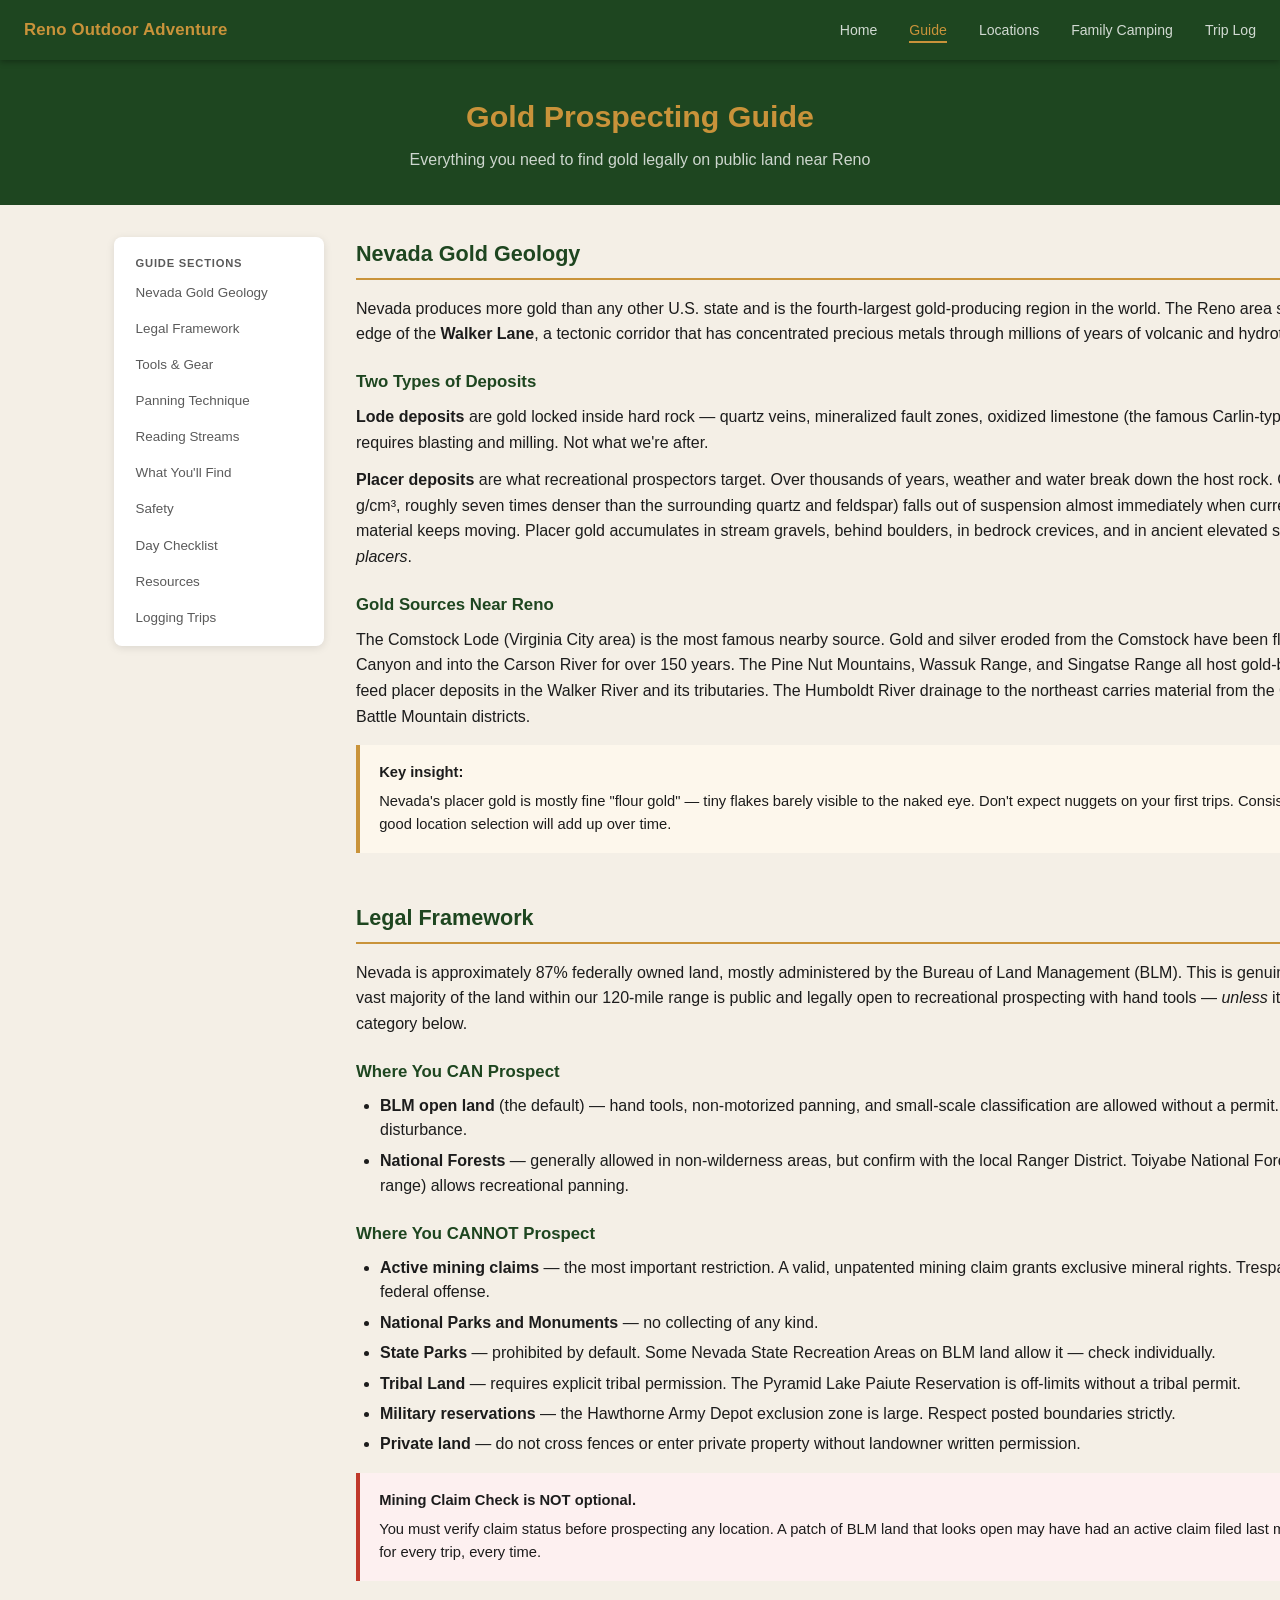
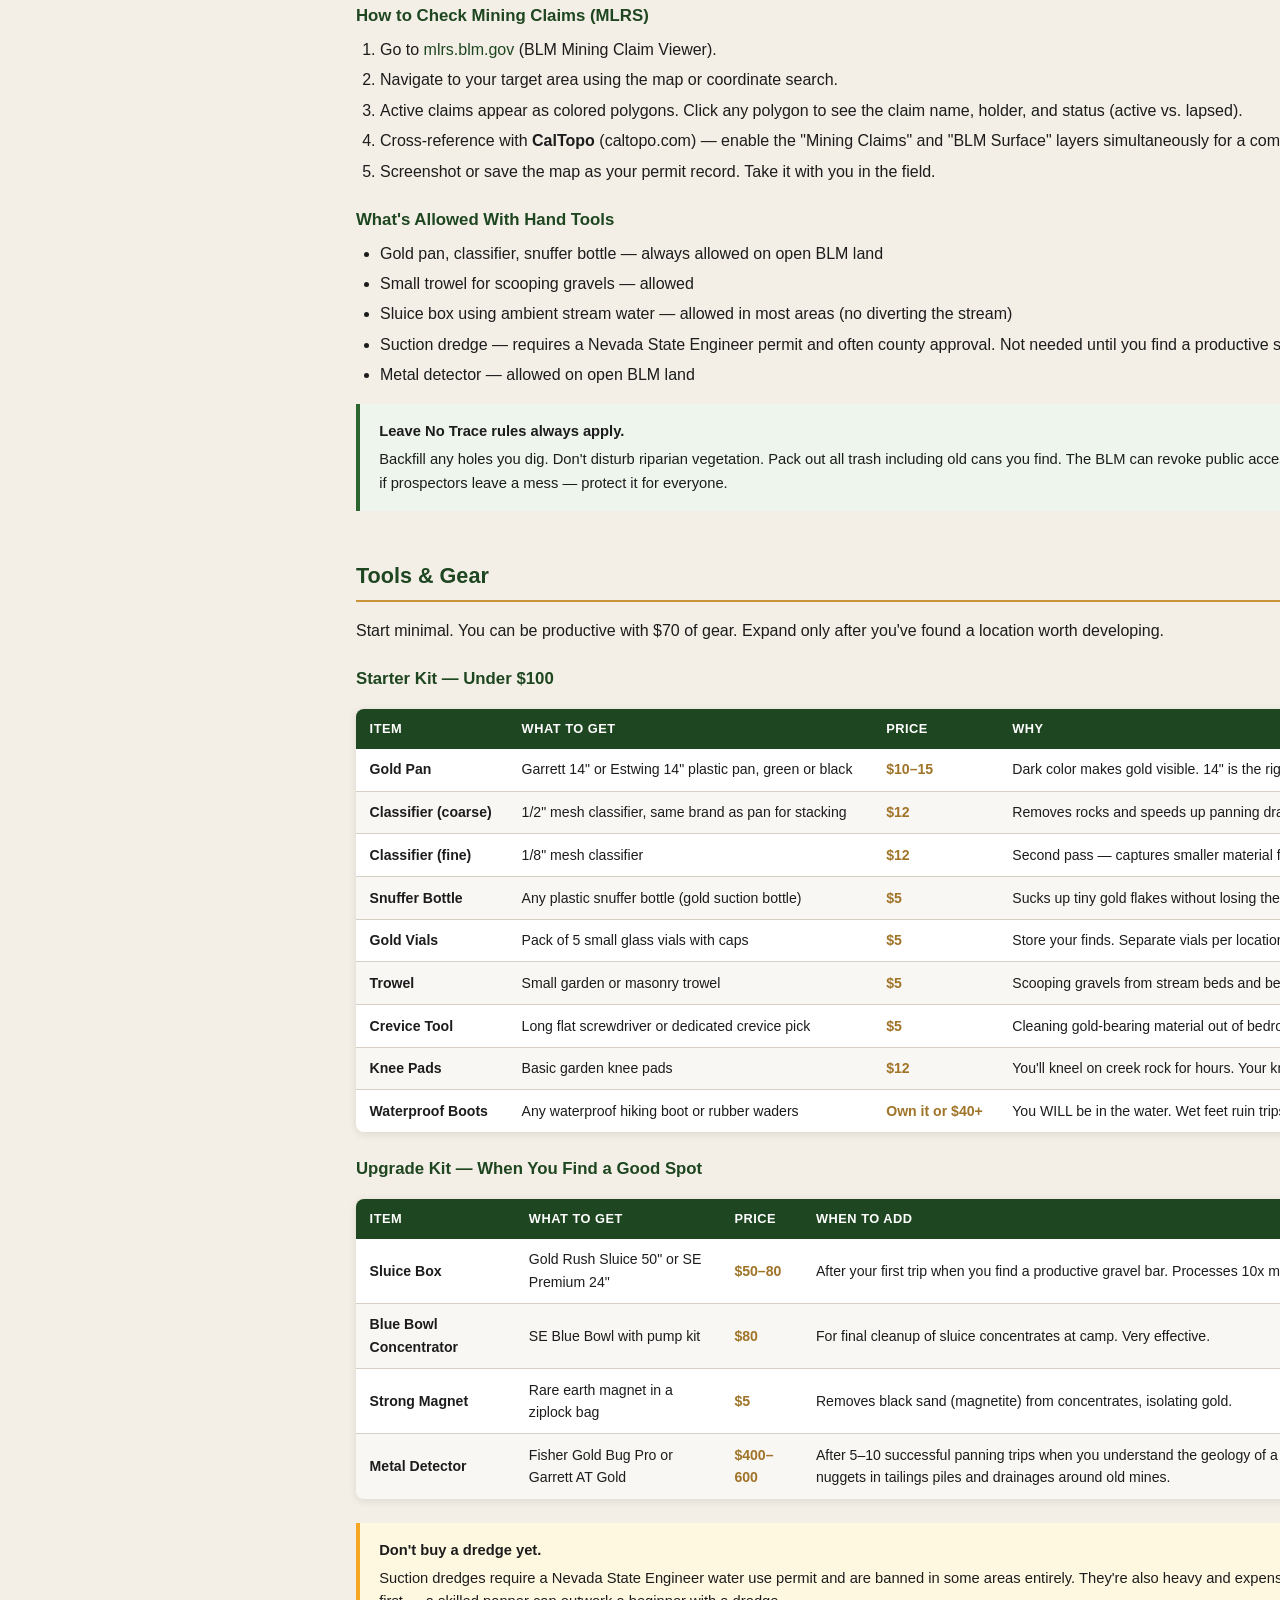
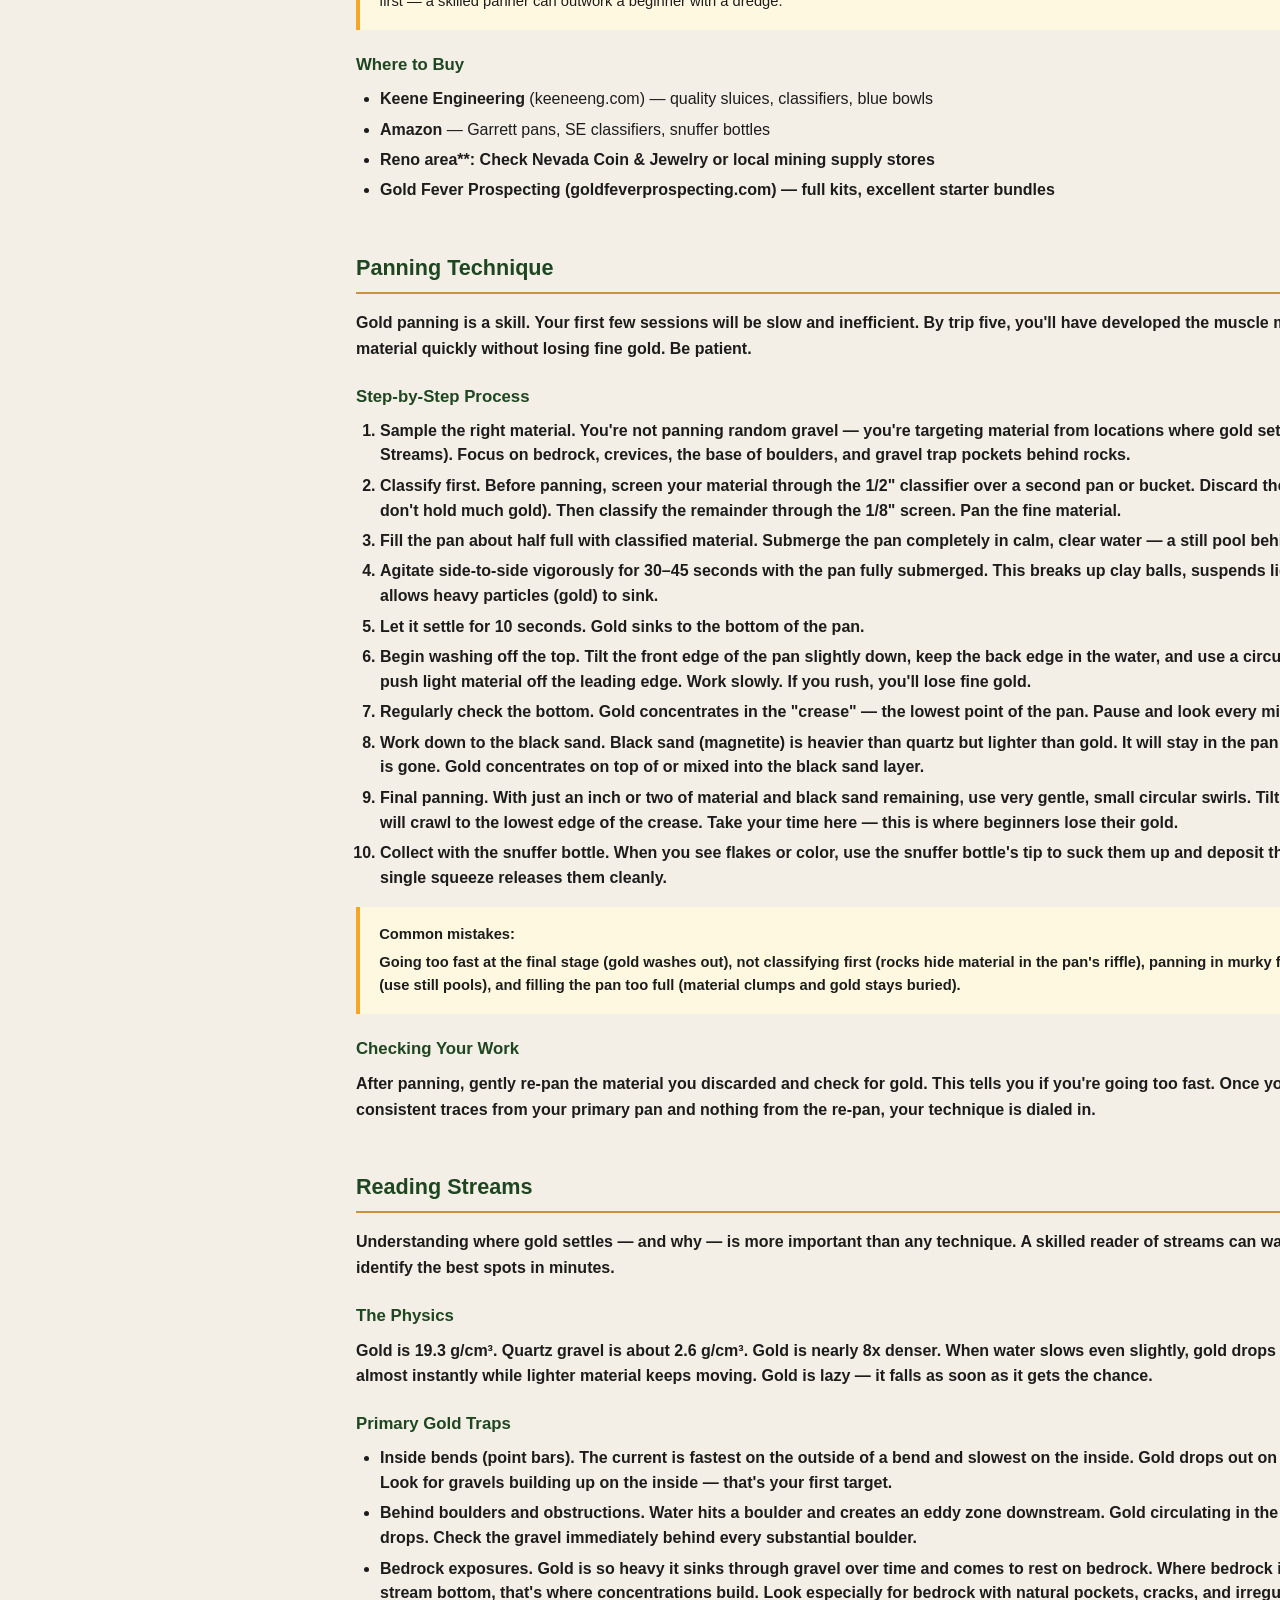
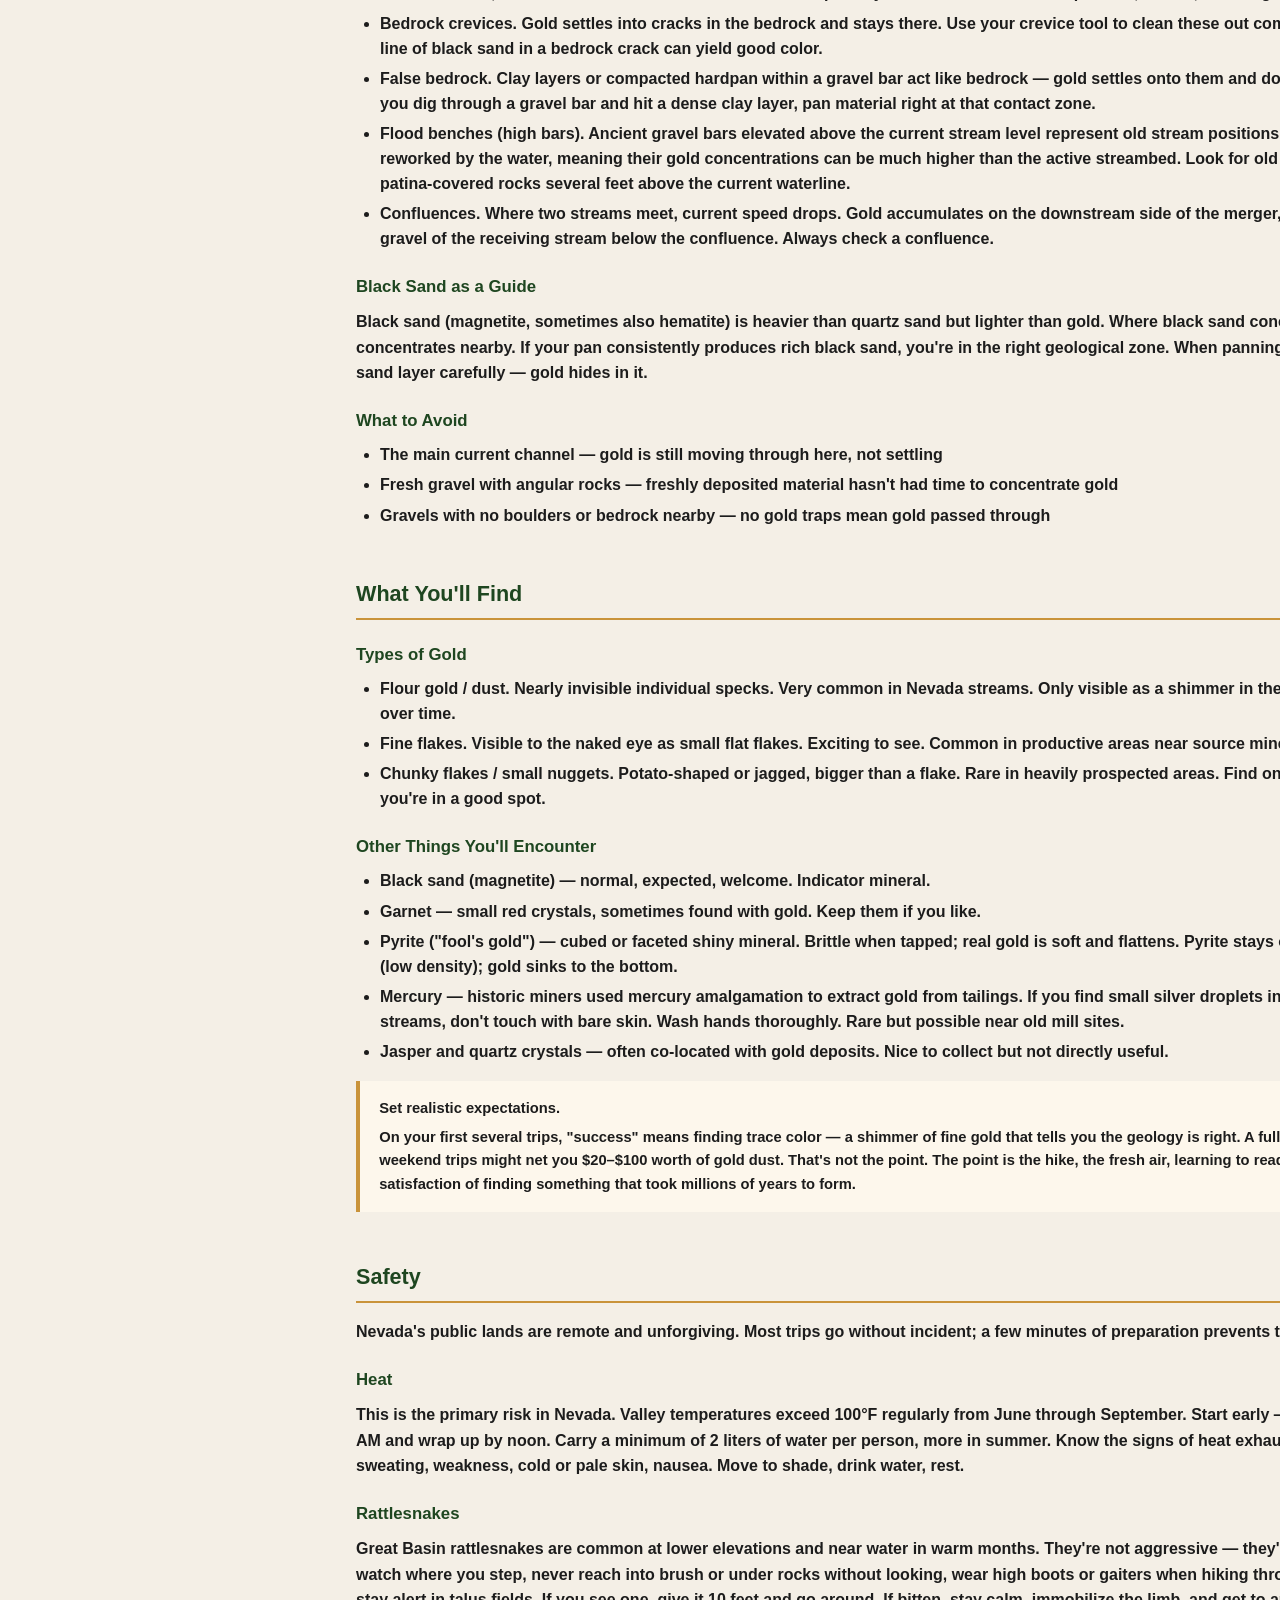
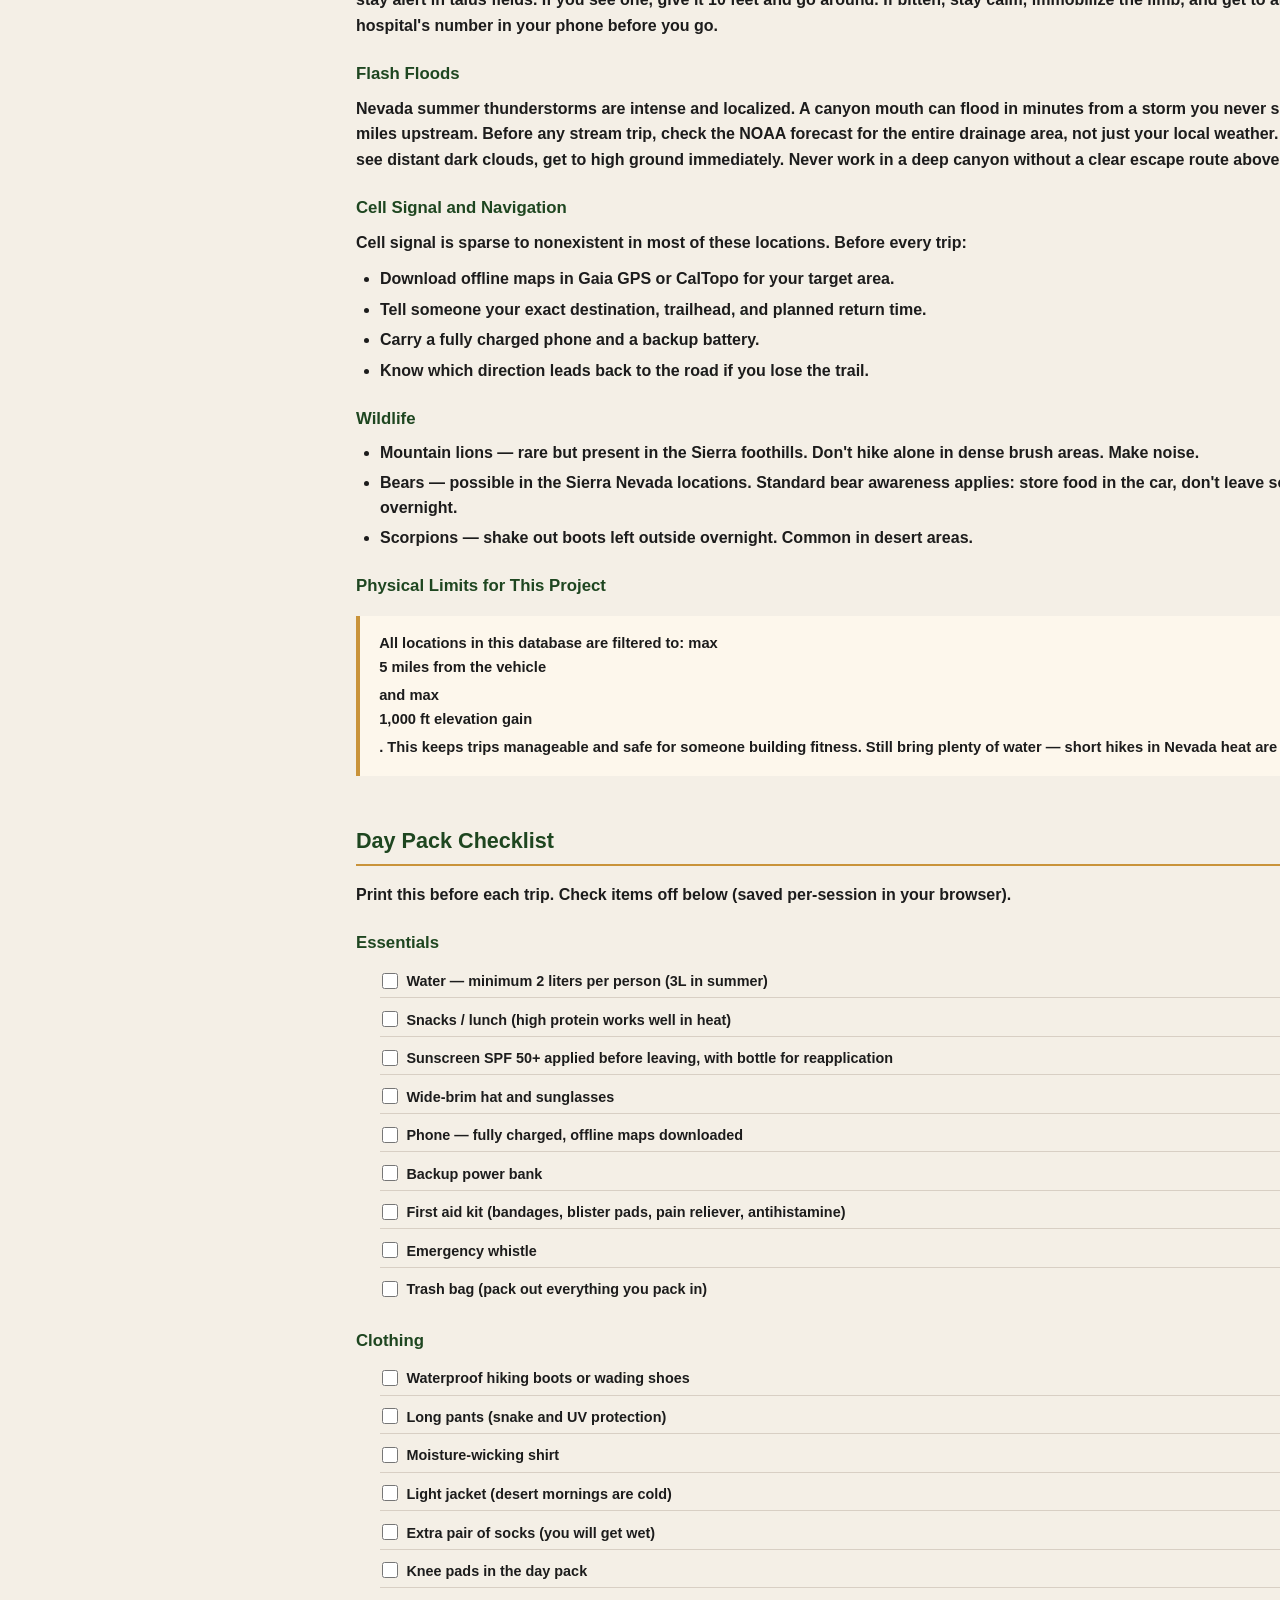
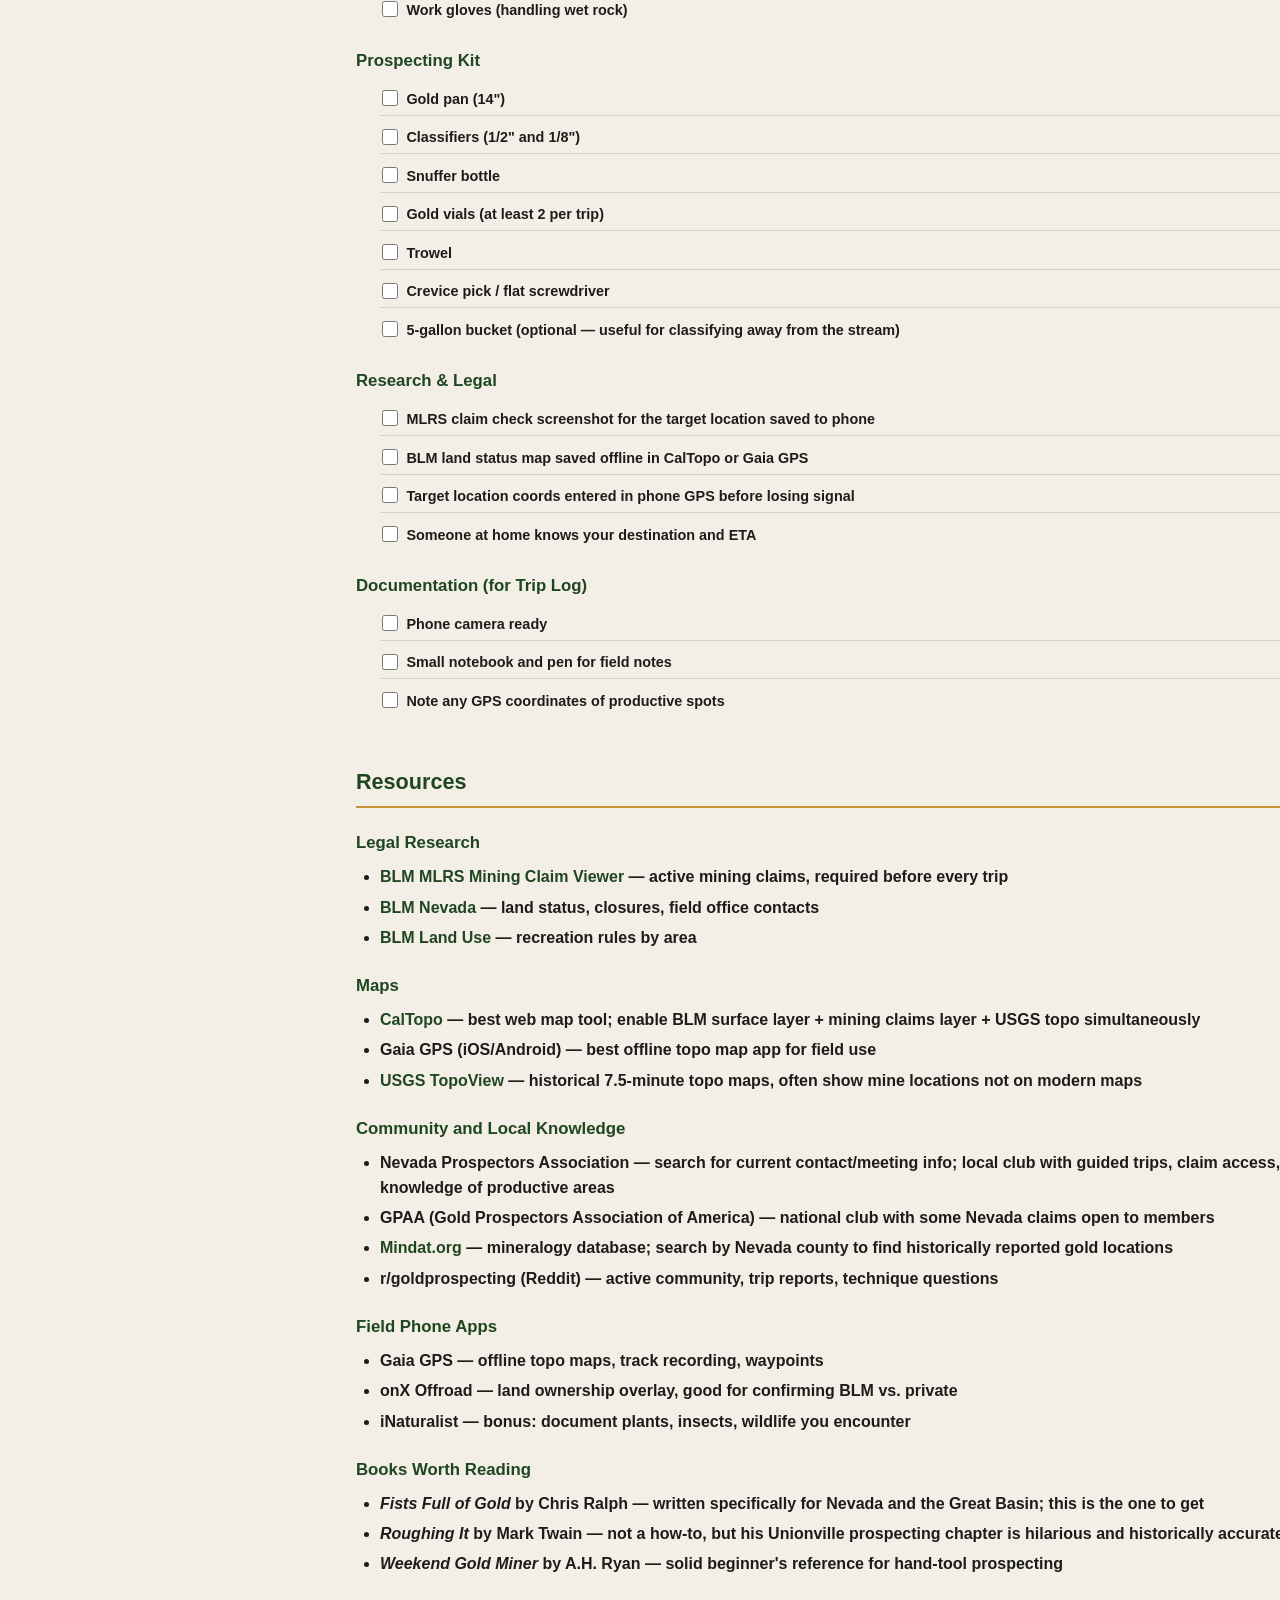
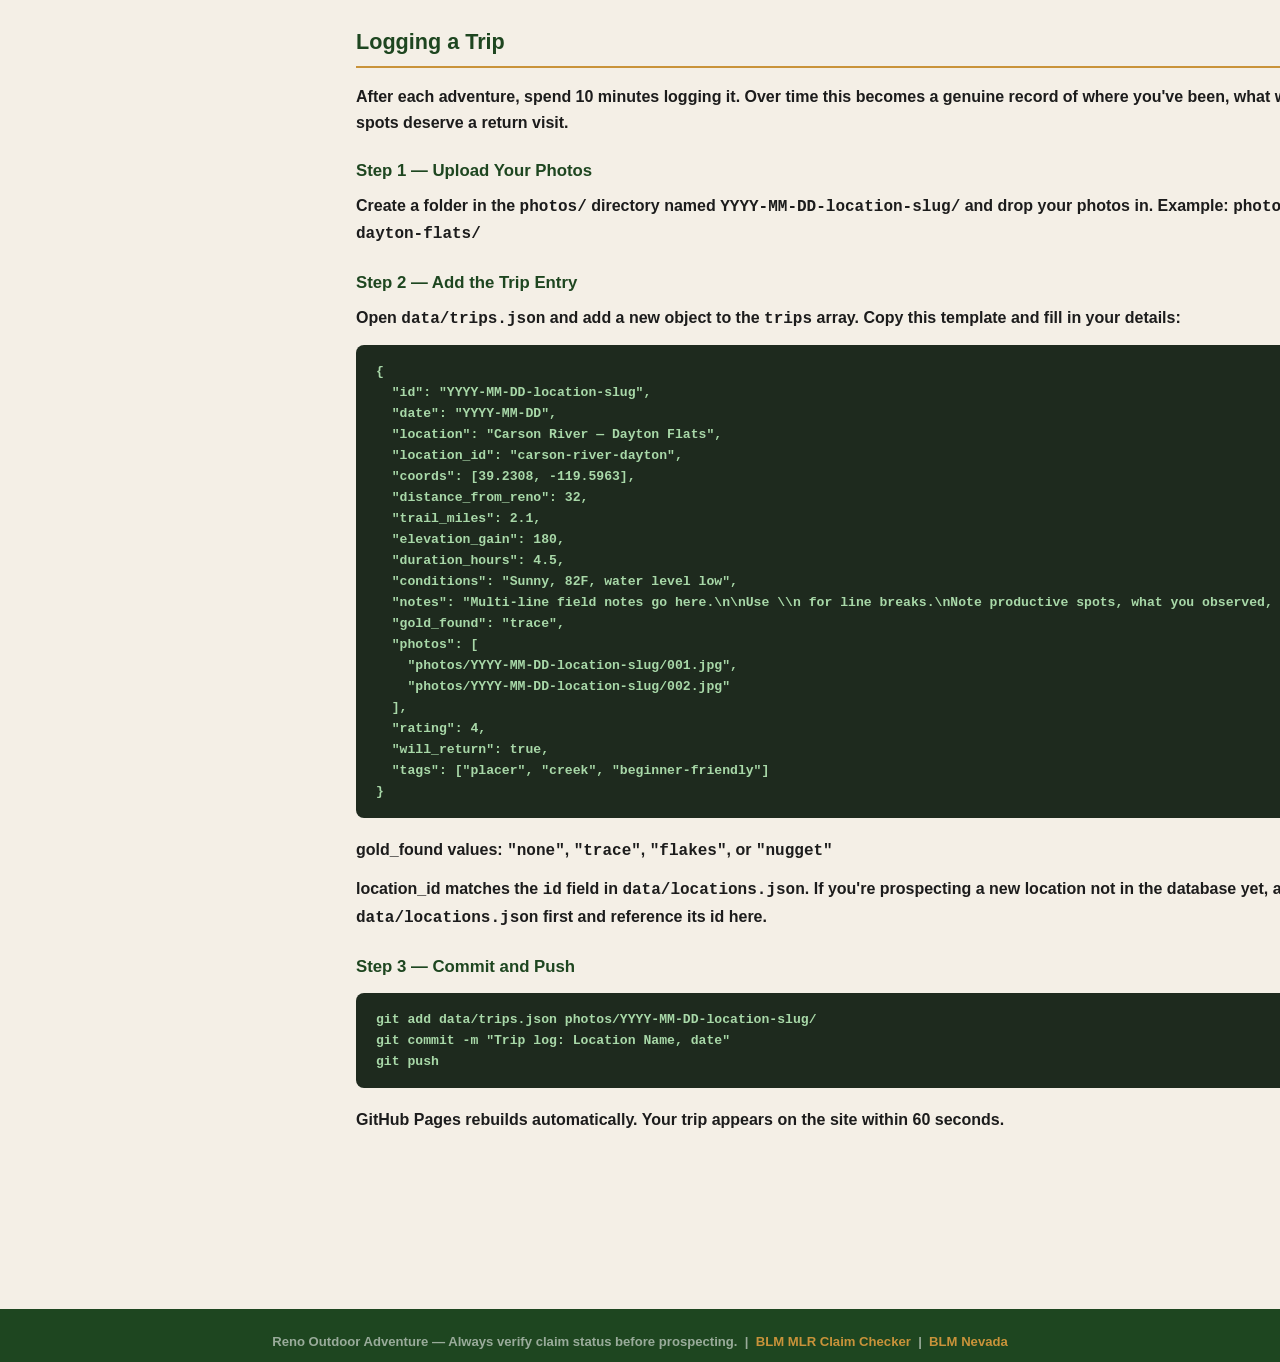
<file: guide.html>
<!DOCTYPE html>
<html lang="en">
<head>
  <meta charset="UTF-8">
  <meta name="viewport" content="width=device-width, initial-scale=1.0">
  <title>Prospecting Guide — Reno Outdoor Adventure</title>
  <link rel="stylesheet" href="assets/css/style.css">
</head>
<body data-page="guide">

  <nav>
    <div class="nav-brand">Reno Outdoor Adventure</div>
    <ul class="nav-links">
      <li><a href="index.html">Home</a></li>
      <li><a href="guide.html">Guide</a></li>
      <li><a href="locations.html">Locations</a></li>
      <li><a href="camping.html">Family Camping</a></li>
      <li><a href="trips.html">Trip Log</a></li>
    </ul>
  </nav>

  <div class="hero" style="padding:2rem 1.5rem">
    <h1>Gold Prospecting Guide</h1>
    <p>Everything you need to find gold legally on public land near Reno</p>
  </div>

  <main>
    <div class="guide-layout">

      <!-- Sidebar -->
      <aside class="guide-sidebar">
        <ul>
          <div class="sidebar-title">Guide Sections</div>
          <li><a href="#nevada-gold">Nevada Gold Geology</a></li>
          <li><a href="#legal">Legal Framework</a></li>
          <li><a href="#tools">Tools &amp; Gear</a></li>
          <li><a href="#technique">Panning Technique</a></li>
          <li><a href="#reading-streams">Reading Streams</a></li>
          <li><a href="#what-youll-find">What You'll Find</a></li>
          <li><a href="#safety">Safety</a></li>
          <li><a href="#checklist">Day Checklist</a></li>
          <li><a href="#resources">Resources</a></li>
          <li><a href="#adding-trips">Logging Trips</a></li>
        </ul>
      </aside>

      <!-- Content -->
      <div>

        <!-- ── Nevada Gold Geology ── -->
        <section class="guide-section" id="nevada-gold">
          <h2>Nevada Gold Geology</h2>
          <p>
            Nevada produces more gold than any other U.S. state and is the fourth-largest gold-producing region
            in the world. The Reno area sits along the western edge of the <strong>Walker Lane</strong>, a
            tectonic corridor that has concentrated precious metals through millions of years of volcanic and
            hydrothermal activity.
          </p>

          <h3>Two Types of Deposits</h3>
          <p>
            <strong>Lode deposits</strong> are gold locked inside hard rock — quartz veins, mineralized fault
            zones, oxidized limestone (the famous Carlin-type deposits). This requires blasting and milling.
            Not what we're after.
          </p>
          <p>
            <strong>Placer deposits</strong> are what recreational prospectors target. Over thousands of years,
            weather and water break down the host rock. Gold (density 19.3 g/cm&sup3;, roughly seven times
            denser than the surrounding quartz and feldspar) falls out of suspension almost immediately when
            current slows, while lighter material keeps moving. Placer gold accumulates in stream gravels,
            behind boulders, in bedrock crevices, and in ancient elevated streambeds called <em>bench placers</em>.
          </p>

          <h3>Gold Sources Near Reno</h3>
          <p>
            The Comstock Lode (Virginia City area) is the most famous nearby source. Gold and silver eroded
            from the Comstock have been flushing down Gold Canyon and into the Carson River for over 150 years.
            The Pine Nut Mountains, Wassuk Range, and Singatse Range all host gold-bearing formations that feed
            placer deposits in the Walker River and its tributaries. The Humboldt River drainage to the northeast
            carries material from the Golconda, Majuba, and Battle Mountain districts.
          </p>
          <div class="callout callout-gold">
            <strong>Key insight:</strong> Nevada's placer gold is mostly fine "flour gold" — tiny flakes
            barely visible to the naked eye. Don't expect nuggets on your first trips. Consistent technique
            and good location selection will add up over time.
          </div>
        </section>

        <!-- ── Legal Framework ── -->
        <section class="guide-section" id="legal">
          <h2>Legal Framework</h2>
          <p>
            Nevada is approximately 87% federally owned land, mostly administered by the Bureau of Land Management
            (BLM). This is genuinely good news: the vast majority of the land within our 120-mile range is public
            and legally open to recreational prospecting with hand tools — <em>unless</em> it falls into a
            restricted category below.
          </p>

          <h3>Where You CAN Prospect</h3>
          <ul>
            <li><strong>BLM open land</strong> (the default) — hand tools, non-motorized panning, and small-scale
            classification are allowed without a permit. No permanent ground disturbance.</li>
            <li><strong>National Forests</strong> — generally allowed in non-wilderness areas, but confirm with
            the local Ranger District. Toiyabe National Forest (which borders our range) allows recreational panning.</li>
          </ul>

          <h3>Where You CANNOT Prospect</h3>
          <ul>
            <li><strong>Active mining claims</strong> — the most important restriction. A valid, unpatented mining
            claim grants exclusive mineral rights. Trespassing on a claim is a federal offense.</li>
            <li><strong>National Parks and Monuments</strong> — no collecting of any kind.</li>
            <li><strong>State Parks</strong> — prohibited by default. Some Nevada State Recreation Areas on BLM
            land allow it — check individually.</li>
            <li><strong>Tribal Land</strong> — requires explicit tribal permission. The Pyramid Lake Paiute
            Reservation is off-limits without a tribal permit.</li>
            <li><strong>Military reservations</strong> — the Hawthorne Army Depot exclusion zone is large. Respect
            posted boundaries strictly.</li>
            <li><strong>Private land</strong> — do not cross fences or enter private property without landowner
            written permission.</li>
          </ul>

          <div class="callout callout-danger">
            <strong>Mining Claim Check is NOT optional.</strong> You must verify claim status before prospecting
            any location. A patch of BLM land that looks open may have had an active claim filed last month.
            Do this check for every trip, every time.
          </div>

          <h3>How to Check Mining Claims (MLRS)</h3>
          <ol>
            <li>Go to <a href="https://mlrs.blm.gov" target="_blank" rel="noopener">mlrs.blm.gov</a> (BLM Mining
            Claim Viewer).</li>
            <li>Navigate to your target area using the map or coordinate search.</li>
            <li>Active claims appear as colored polygons. Click any polygon to see the claim name, holder,
            and status (active vs. lapsed).</li>
            <li>Cross-reference with <strong>CalTopo</strong> (caltopo.com) &mdash; enable the "Mining Claims" and
            "BLM Surface" layers simultaneously for a complete picture.</li>
            <li>Screenshot or save the map as your permit record. Take it with you in the field.</li>
          </ol>

          <h3>What's Allowed With Hand Tools</h3>
          <ul>
            <li>Gold pan, classifier, snuffer bottle — always allowed on open BLM land</li>
            <li>Small trowel for scooping gravels — allowed</li>
            <li>Sluice box using ambient stream water — allowed in most areas (no diverting the stream)</li>
            <li>Suction dredge — requires a Nevada State Engineer permit and often county approval. Not needed
            until you find a productive site worth developing.</li>
            <li>Metal detector — allowed on open BLM land</li>
          </ul>

          <div class="callout callout-green">
            <strong>Leave No Trace rules always apply.</strong> Backfill any holes you dig. Don't disturb riparian
            vegetation. Pack out all trash including old cans you find. The BLM can revoke public access to
            productive areas if prospectors leave a mess — protect it for everyone.
          </div>
        </section>

        <!-- ── Tools & Gear ── -->
        <section class="guide-section" id="tools">
          <h2>Tools &amp; Gear</h2>
          <p>
            Start minimal. You can be productive with $70 of gear. Expand only after you've found a location
            worth developing.
          </p>

          <h3>Starter Kit — Under $100</h3>
          <table class="gear-table">
            <thead>
              <tr><th>Item</th><th>What to Get</th><th>Price</th><th>Why</th></tr>
            </thead>
            <tbody>
              <tr>
                <td><strong>Gold Pan</strong></td>
                <td>Garrett 14" or Estwing 14" plastic pan, green or black</td>
                <td class="price">$10–15</td>
                <td>Dark color makes gold visible. 14" is the right size for one person.</td>
              </tr>
              <tr>
                <td><strong>Classifier (coarse)</strong></td>
                <td>1/2" mesh classifier, same brand as pan for stacking</td>
                <td class="price">$12</td>
                <td>Removes rocks and speeds up panning dramatically.</td>
              </tr>
              <tr>
                <td><strong>Classifier (fine)</strong></td>
                <td>1/8" mesh classifier</td>
                <td class="price">$12</td>
                <td>Second pass — captures smaller material for finer panning.</td>
              </tr>
              <tr>
                <td><strong>Snuffer Bottle</strong></td>
                <td>Any plastic snuffer bottle (gold suction bottle)</td>
                <td class="price">$5</td>
                <td>Sucks up tiny gold flakes without losing them. Essential.</td>
              </tr>
              <tr>
                <td><strong>Gold Vials</strong></td>
                <td>Pack of 5 small glass vials with caps</td>
                <td class="price">$5</td>
                <td>Store your finds. Separate vials per location keeps records clean.</td>
              </tr>
              <tr>
                <td><strong>Trowel</strong></td>
                <td>Small garden or masonry trowel</td>
                <td class="price">$5</td>
                <td>Scooping gravels from stream beds and bedrock crevices.</td>
              </tr>
              <tr>
                <td><strong>Crevice Tool</strong></td>
                <td>Long flat screwdriver or dedicated crevice pick</td>
                <td class="price">$5</td>
                <td>Cleaning gold-bearing material out of bedrock cracks.</td>
              </tr>
              <tr>
                <td><strong>Knee Pads</strong></td>
                <td>Basic garden knee pads</td>
                <td class="price">$12</td>
                <td>You'll kneel on creek rock for hours. Your knees will demand these.</td>
              </tr>
              <tr>
                <td><strong>Waterproof Boots</strong></td>
                <td>Any waterproof hiking boot or rubber waders</td>
                <td class="price">Own it or $40+</td>
                <td>You WILL be in the water. Wet feet ruin trips.</td>
              </tr>
            </tbody>
          </table>

          <h3>Upgrade Kit — When You Find a Good Spot</h3>
          <table class="gear-table">
            <thead>
              <tr><th>Item</th><th>What to Get</th><th>Price</th><th>When to Add</th></tr>
            </thead>
            <tbody>
              <tr>
                <td><strong>Sluice Box</strong></td>
                <td>Gold Rush Sluice 50" or SE Premium 24"</td>
                <td class="price">$50–80</td>
                <td>After your first trip when you find a productive gravel bar. Processes 10x more material.</td>
              </tr>
              <tr>
                <td><strong>Blue Bowl Concentrator</strong></td>
                <td>SE Blue Bowl with pump kit</td>
                <td class="price">$80</td>
                <td>For final cleanup of sluice concentrates at camp. Very effective.</td>
              </tr>
              <tr>
                <td><strong>Strong Magnet</strong></td>
                <td>Rare earth magnet in a ziplock bag</td>
                <td class="price">$5</td>
                <td>Removes black sand (magnetite) from concentrates, isolating gold.</td>
              </tr>
              <tr>
                <td><strong>Metal Detector</strong></td>
                <td>Fisher Gold Bug Pro or Garrett AT Gold</td>
                <td class="price">$400–600</td>
                <td>After 5–10 successful panning trips when you understand the geology of a location.
                Detectors find nuggets in tailings piles and drainages around old mines.</td>
              </tr>
            </tbody>
          </table>

          <div class="callout callout-warn">
            <strong>Don't buy a dredge yet.</strong> Suction dredges require a Nevada State Engineer water use
            permit and are banned in some areas entirely. They're also heavy and expensive. Master panning first —
            a skilled panner can outwork a beginner with a dredge.
          </div>

          <h3>Where to Buy</h3>
          <ul>
            <li><strong>Keene Engineering</strong> (keeneeng.com) — quality sluices, classifiers, blue bowls</li>
            <li><strong>Amazon</strong> — Garrett pans, SE classifiers, snuffer bottles</li>
            <li><strong>Reno area**: Check Nevada Coin &amp; Jewelry or local mining supply stores</li>
            <li><strong>Gold Fever Prospecting</strong> (goldfeverprospecting.com) — full kits, excellent starter bundles</li>
          </ul>
        </section>

        <!-- ── Panning Technique ── -->
        <section class="guide-section" id="technique">
          <h2>Panning Technique</h2>
          <p>
            Gold panning is a skill. Your first few sessions will be slow and inefficient. By trip five, you'll
            have developed the muscle memory to process material quickly without losing fine gold. Be patient.
          </p>

          <h3>Step-by-Step Process</h3>
          <ol>
            <li>
              <strong>Sample the right material.</strong> You're not panning random gravel — you're targeting
              material from locations where gold settles (see Reading Streams). Focus on bedrock, crevices,
              the base of boulders, and gravel trap pockets behind rocks.
            </li>
            <li>
              <strong>Classify first.</strong> Before panning, screen your material through the 1/2" classifier
              over a second pan or bucket. Discard the oversize rocks (they don't hold much gold). Then classify
              the remainder through the 1/8" screen. Pan the fine material.
            </li>
            <li>
              <strong>Fill the pan about half full</strong> with classified material. Submerge the pan completely
              in calm, clear water — a still pool behind a rock is ideal.
            </li>
            <li>
              <strong>Agitate side-to-side</strong> vigorously for 30–45 seconds with the pan fully submerged.
              This breaks up clay balls, suspends light material, and allows heavy particles (gold) to sink.
            </li>
            <li>
              <strong>Let it settle for 10 seconds.</strong> Gold sinks to the bottom of the pan.
            </li>
            <li>
              <strong>Begin washing off the top.</strong> Tilt the front edge of the pan slightly down, keep
              the back edge in the water, and use a circular swirling motion to push light material off the
              leading edge. Work slowly. If you rush, you'll lose fine gold.
            </li>
            <li>
              <strong>Regularly check the bottom.</strong> Gold concentrates in the "crease" — the lowest point
              of the pan. Pause and look every minute or so.
            </li>
            <li>
              <strong>Work down to the black sand.</strong> Black sand (magnetite) is heavier than quartz but
              lighter than gold. It will stay in the pan after lighter material is gone. Gold concentrates
              on top of or mixed into the black sand layer.
            </li>
            <li>
              <strong>Final panning.</strong> With just an inch or two of material and black sand remaining,
              use very gentle, small circular swirls. Tilt more steeply. Gold will crawl to the lowest edge
              of the crease. Take your time here — this is where beginners lose their gold.
            </li>
            <li>
              <strong>Collect with the snuffer bottle.</strong> When you see flakes or color, use the snuffer
              bottle's tip to suck them up and deposit them in your vial. A single squeeze releases them cleanly.
            </li>
          </ol>

          <div class="callout callout-warn">
            <strong>Common mistakes:</strong> Going too fast at the final stage (gold washes out), not classifying
            first (rocks hide material in the pan's riffle), panning in murky fast-moving water (use still pools),
            and filling the pan too full (material clumps and gold stays buried).
          </div>

          <h3>Checking Your Work</h3>
          <p>
            After panning, gently re-pan the material you discarded and check for gold. This tells you if you're
            going too fast. Once you're recovering consistent traces from your primary pan and nothing from the
            re-pan, your technique is dialed in.
          </p>
        </section>

        <!-- ── Reading Streams ── -->
        <section class="guide-section" id="reading-streams">
          <h2>Reading Streams</h2>
          <p>
            Understanding where gold settles — and why — is more important than any technique. A skilled reader
            of streams can walk a new creek and identify the best spots in minutes.
          </p>

          <h3>The Physics</h3>
          <p>
            Gold is 19.3 g/cm&sup3;. Quartz gravel is about 2.6 g/cm&sup3;. Gold is nearly 8x denser. When
            water slows even slightly, gold drops out of suspension almost instantly while lighter material keeps
            moving. Gold is lazy — it falls as soon as it gets the chance.
          </p>

          <h3>Primary Gold Traps</h3>
          <ul>
            <li>
              <strong>Inside bends (point bars).</strong> The current is fastest on the outside of a bend and
              slowest on the inside. Gold drops out on the inside curve. Look for gravels building up on the
              inside — that's your first target.
            </li>
            <li>
              <strong>Behind boulders and obstructions.</strong> Water hits a boulder and creates an eddy zone
              downstream. Gold circulating in the eddy eventually drops. Check the gravel immediately behind
              every substantial boulder.
            </li>
            <li>
              <strong>Bedrock exposures.</strong> Gold is so heavy it sinks through gravel over time and comes
              to rest on bedrock. Where bedrock is exposed at the stream bottom, that's where concentrations
              build. Look especially for bedrock with natural pockets, cracks, and irregularities.
            </li>
            <li>
              <strong>Bedrock crevices.</strong> Gold settles into cracks in the bedrock and stays there.
              Use your crevice tool to clean these out completely. Even a thin line of black sand in a bedrock
              crack can yield good color.
            </li>
            <li>
              <strong>False bedrock.</strong> Clay layers or compacted hardpan within a gravel bar act like
              bedrock — gold settles onto them and doesn't move deeper. If you dig through a gravel bar and
              hit a dense clay layer, pan material right at that contact zone.
            </li>
            <li>
              <strong>Flood benches (high bars).</strong> Ancient gravel bars elevated above the current stream
              level represent old stream positions. They're not actively reworked by the water, meaning their
              gold concentrations can be much higher than the active streambed. Look for old gravel terraces
              with patina-covered rocks several feet above the current waterline.
            </li>
            <li>
              <strong>Confluences.</strong> Where two streams meet, current speed drops. Gold accumulates on
              the downstream side of the merger, especially in the gravel of the receiving stream below the
              confluence. Always check a confluence.
            </li>
          </ul>

          <h3>Black Sand as a Guide</h3>
          <p>
            Black sand (magnetite, sometimes also hematite) is heavier than quartz sand but lighter than gold.
            Where black sand concentrates, gold concentrates nearby. If your pan consistently produces rich black
            sand, you're in the right geological zone. When panning, watch the black sand layer carefully — gold
            hides in it.
          </p>

          <h3>What to Avoid</h3>
          <ul>
            <li>The main current channel — gold is still moving through here, not settling</li>
            <li>Fresh gravel with angular rocks — freshly deposited material hasn't had time to concentrate gold</li>
            <li>Gravels with no boulders or bedrock nearby — no gold traps mean gold passed through</li>
          </ul>
        </section>

        <!-- ── What You'll Find ── -->
        <section class="guide-section" id="what-youll-find">
          <h2>What You'll Find</h2>

          <h3>Types of Gold</h3>
          <ul>
            <li><strong>Flour gold / dust.</strong> Nearly invisible individual specks. Very common in Nevada
            streams. Only visible as a shimmer in the pan crease. Adds up over time.</li>
            <li><strong>Fine flakes.</strong> Visible to the naked eye as small flat flakes. Exciting to see.
            Common in productive areas near source mineralization.</li>
            <li><strong>Chunky flakes / small nuggets.</strong> Potato-shaped or jagged, bigger than a flake.
            Rare in heavily prospected areas. Find one and you know you're in a good spot.</li>
          </ul>

          <h3>Other Things You'll Encounter</h3>
          <ul>
            <li><strong>Black sand (magnetite)</strong> — normal, expected, welcome. Indicator mineral.</li>
            <li><strong>Garnet</strong> — small red crystals, sometimes found with gold. Keep them if you like.</li>
            <li><strong>Pyrite ("fool's gold")</strong> — cubed or faceted shiny mineral. Brittle when tapped;
            real gold is soft and flattens. Pyrite stays on the top of the pan (low density); gold sinks to the bottom.</li>
            <li><strong>Mercury</strong> — historic miners used mercury amalgamation to extract gold from
            tailings. If you find small silver droplets in historically worked streams, don't touch with bare skin.
            Wash hands thoroughly. Rare but possible near old mill sites.</li>
            <li><strong>Jasper and quartz crystals</strong> — often co-located with gold deposits. Nice to
            collect but not directly useful.</li>
          </ul>

          <div class="callout callout-gold">
            <strong>Set realistic expectations.</strong> On your first several trips, "success" means finding
            trace color — a shimmer of fine gold that tells you the geology is right. A full first season of
            weekend trips might net you $20–$100 worth of gold dust. That's not the point. The point is the
            hike, the fresh air, learning to read the land, and the satisfaction of finding something that took
            millions of years to form.
          </div>
        </section>

        <!-- ── Safety ── -->
        <section class="guide-section" id="safety">
          <h2>Safety</h2>
          <p>Nevada's public lands are remote and unforgiving. Most trips go without incident; a few minutes
          of preparation prevents the ones that don't.</p>

          <h3>Heat</h3>
          <p>
            This is the primary risk in Nevada. Valley temperatures exceed 100°F regularly from June through
            September. Start early — be on-site by 7:00 AM and wrap up by noon. Carry a minimum of <strong>2
            liters of water per person</strong>, more in summer. Know the signs of heat exhaustion: heavy
            sweating, weakness, cold or pale skin, nausea. Move to shade, drink water, rest.
          </p>

          <h3>Rattlesnakes</h3>
          <p>
            Great Basin rattlesnakes are common at lower elevations and near water in warm months. They're
            not aggressive — they're defensive. Rules: watch where you step, never reach into brush or under
            rocks without looking, wear high boots or gaiters when hiking through vegetation, and stay
            alert in talus fields. If you see one, give it 10 feet and go around. If bitten, stay calm,
            immobilize the limb, and get to an ER. Carry the hospital's number in your phone before you go.
          </p>

          <h3>Flash Floods</h3>
          <p>
            Nevada summer thunderstorms are intense and localized. A canyon mouth can flood in minutes from
            a storm you never see because it's 20 miles upstream. Before any stream trip, check the NOAA
            forecast for the entire drainage area, not just your local weather. If you hear thunder or see
            distant dark clouds, get to high ground immediately. Never work in a deep canyon without a
            clear escape route above the waterline.
          </p>

          <h3>Cell Signal and Navigation</h3>
          <p>
            Cell signal is sparse to nonexistent in most of these locations. Before every trip:
          </p>
          <ul>
            <li>Download offline maps in <strong>Gaia GPS</strong> or <strong>CalTopo</strong> for your target area.</li>
            <li>Tell someone your exact destination, trailhead, and planned return time.</li>
            <li>Carry a fully charged phone and a backup battery.</li>
            <li>Know which direction leads back to the road if you lose the trail.</li>
          </ul>

          <h3>Wildlife</h3>
          <ul>
            <li><strong>Mountain lions</strong> — rare but present in the Sierra foothills. Don't hike alone in
            dense brush areas. Make noise.</li>
            <li><strong>Bears</strong> — possible in the Sierra Nevada locations. Standard bear awareness applies:
            store food in the car, don't leave scented items in camp overnight.</li>
            <li><strong>Scorpions</strong> — shake out boots left outside overnight. Common in desert areas.</li>
          </ul>

          <h3>Physical Limits for This Project</h3>
          <div class="callout callout-gold">
            All locations in this database are filtered to: max <strong>5 miles from the vehicle</strong> and
            max <strong>1,000 ft elevation gain</strong>. This keeps trips manageable and safe for someone building
            fitness. Still bring plenty of water — short hikes in Nevada heat are no joke.
          </div>
        </section>

        <!-- ── Day Checklist ── -->
        <section class="guide-section" id="checklist">
          <h2>Day Pack Checklist</h2>
          <p>Print this before each trip. Check items off below (saved per-session in your browser).</p>

          <h3>Essentials</h3>
          <ul class="checklist" id="checklist-essentials">
            <li><input type="checkbox"> Water — minimum 2 liters per person (3L in summer)</li>
            <li><input type="checkbox"> Snacks / lunch (high protein works well in heat)</li>
            <li><input type="checkbox"> Sunscreen SPF 50+ applied before leaving, with bottle for reapplication</li>
            <li><input type="checkbox"> Wide-brim hat and sunglasses</li>
            <li><input type="checkbox"> Phone — fully charged, offline maps downloaded</li>
            <li><input type="checkbox"> Backup power bank</li>
            <li><input type="checkbox"> First aid kit (bandages, blister pads, pain reliever, antihistamine)</li>
            <li><input type="checkbox"> Emergency whistle</li>
            <li><input type="checkbox"> Trash bag (pack out everything you pack in)</li>
          </ul>

          <h3>Clothing</h3>
          <ul class="checklist">
            <li><input type="checkbox"> Waterproof hiking boots or wading shoes</li>
            <li><input type="checkbox"> Long pants (snake and UV protection)</li>
            <li><input type="checkbox"> Moisture-wicking shirt</li>
            <li><input type="checkbox"> Light jacket (desert mornings are cold)</li>
            <li><input type="checkbox"> Extra pair of socks (you will get wet)</li>
            <li><input type="checkbox"> Knee pads in the day pack</li>
            <li><input type="checkbox"> Work gloves (handling wet rock)</li>
          </ul>

          <h3>Prospecting Kit</h3>
          <ul class="checklist">
            <li><input type="checkbox"> Gold pan (14")</li>
            <li><input type="checkbox"> Classifiers (1/2" and 1/8")</li>
            <li><input type="checkbox"> Snuffer bottle</li>
            <li><input type="checkbox"> Gold vials (at least 2 per trip)</li>
            <li><input type="checkbox"> Trowel</li>
            <li><input type="checkbox"> Crevice pick / flat screwdriver</li>
            <li><input type="checkbox"> 5-gallon bucket (optional — useful for classifying away from the stream)</li>
          </ul>

          <h3>Research &amp; Legal</h3>
          <ul class="checklist">
            <li><input type="checkbox"> MLRS claim check screenshot for the target location saved to phone</li>
            <li><input type="checkbox"> BLM land status map saved offline in CalTopo or Gaia GPS</li>
            <li><input type="checkbox"> Target location coords entered in phone GPS before losing signal</li>
            <li><input type="checkbox"> Someone at home knows your destination and ETA</li>
          </ul>

          <h3>Documentation (for Trip Log)</h3>
          <ul class="checklist">
            <li><input type="checkbox"> Phone camera ready</li>
            <li><input type="checkbox"> Small notebook and pen for field notes</li>
            <li><input type="checkbox"> Note any GPS coordinates of productive spots</li>
          </ul>
        </section>

        <!-- ── Resources ── -->
        <section class="guide-section" id="resources">
          <h2>Resources</h2>

          <h3>Legal Research</h3>
          <ul>
            <li><a href="https://mlrs.blm.gov" target="_blank" rel="noopener">BLM MLRS Mining Claim Viewer</a> — active mining claims, required before every trip</li>
            <li><a href="https://www.blm.gov/nevada" target="_blank" rel="noopener">BLM Nevada</a> — land status, closures, field office contacts</li>
            <li><a href="https://www.blm.gov/programs/recreation/permits-and-fees/lica" target="_blank" rel="noopener">BLM Land Use</a> — recreation rules by area</li>
          </ul>

          <h3>Maps</h3>
          <ul>
            <li><a href="https://caltopo.com" target="_blank" rel="noopener">CalTopo</a> — best web map tool; enable BLM surface layer + mining claims layer + USGS topo simultaneously</li>
            <li><strong>Gaia GPS</strong> (iOS/Android) — best offline topo map app for field use</li>
            <li><a href="https://ngmdb.usgs.gov/topoview/" target="_blank" rel="noopener">USGS TopoView</a> — historical 7.5-minute topo maps, often show mine locations not on modern maps</li>
          </ul>

          <h3>Community and Local Knowledge</h3>
          <ul>
            <li><strong>Nevada Prospectors Association</strong> — search for current contact/meeting info; local club with guided trips, claim access, and deep local knowledge of productive areas</li>
            <li><strong>GPAA (Gold Prospectors Association of America)</strong> — national club with some Nevada claims open to members</li>
            <li><a href="https://www.mindat.org" target="_blank" rel="noopener">Mindat.org</a> — mineralogy database; search by Nevada county to find historically reported gold locations</li>
            <li><strong>r/goldprospecting</strong> (Reddit) — active community, trip reports, technique questions</li>
          </ul>

          <h3>Field Phone Apps</h3>
          <ul>
            <li><strong>Gaia GPS</strong> — offline topo maps, track recording, waypoints</li>
            <li><strong>onX Offroad</strong> — land ownership overlay, good for confirming BLM vs. private</li>
            <li><strong>iNaturalist</strong> — bonus: document plants, insects, wildlife you encounter</li>
          </ul>

          <h3>Books Worth Reading</h3>
          <ul>
            <li><em>Fists Full of Gold</em> by Chris Ralph — written specifically for Nevada and the Great Basin; this is the one to get</li>
            <li><em>Roughing It</em> by Mark Twain — not a how-to, but his Unionville prospecting chapter is hilarious and historically accurate</li>
            <li><em>Weekend Gold Miner</em> by A.H. Ryan — solid beginner's reference for hand-tool prospecting</li>
          </ul>
        </section>

        <!-- ── Adding Trips ── -->
        <section class="guide-section" id="adding-trips">
          <h2>Logging a Trip</h2>
          <p>
            After each adventure, spend 10 minutes logging it. Over time this becomes a genuine record of where
            you've been, what worked, and which spots deserve a return visit.
          </p>

          <h3>Step 1 — Upload Your Photos</h3>
          <p>Create a folder in the <code>photos/</code> directory named <code>YYYY-MM-DD-location-slug/</code>
          and drop your photos in. Example: <code>photos/2026-08-15-dayton-flats/</code></p>

          <h3>Step 2 — Add the Trip Entry</h3>
          <p>Open <code>data/trips.json</code> and add a new object to the <code>trips</code> array.
          Copy this template and fill in your details:</p>

          <div class="code-block">{
  "id": "YYYY-MM-DD-location-slug",
  "date": "YYYY-MM-DD",
  "location": "Carson River — Dayton Flats",
  "location_id": "carson-river-dayton",
  "coords": [39.2308, -119.5963],
  "distance_from_reno": 32,
  "trail_miles": 2.1,
  "elevation_gain": 180,
  "duration_hours": 4.5,
  "conditions": "Sunny, 82F, water level low",
  "notes": "Multi-line field notes go here.\n\nUse \\n for line breaks.\nNote productive spots, what you observed, anything unusual.",
  "gold_found": "trace",
  "photos": [
    "photos/YYYY-MM-DD-location-slug/001.jpg",
    "photos/YYYY-MM-DD-location-slug/002.jpg"
  ],
  "rating": 4,
  "will_return": true,
  "tags": ["placer", "creek", "beginner-friendly"]
}</div>

          <p><strong>gold_found values:</strong> <code>"none"</code>, <code>"trace"</code>, <code>"flakes"</code>, or <code>"nugget"</code></p>
          <p><strong>location_id</strong> matches the <code>id</code> field in <code>data/locations.json</code>.
          If you're prospecting a new location not in the database yet, add it to <code>data/locations.json</code>
          first and reference its id here.</p>

          <h3>Step 3 — Commit and Push</h3>
          <div class="code-block">git add data/trips.json photos/YYYY-MM-DD-location-slug/
git commit -m "Trip log: Location Name, date"
git push</div>
          <p>GitHub Pages rebuilds automatically. Your trip appears on the site within 60 seconds.</p>
        </section>

      </div><!-- end guide content -->
    </div><!-- end guide layout -->
  </main>

  <footer>
    <p>
      Reno Outdoor Adventure &mdash; Always verify claim status before prospecting.
      &nbsp;|&nbsp; <a href="https://mlrs.blm.gov" target="_blank" rel="noopener">BLM MLR Claim Checker</a>
      &nbsp;|&nbsp; <a href="https://www.blm.gov/nevada" target="_blank" rel="noopener">BLM Nevada</a>
    </p>
  </footer>

  <script src="assets/js/app.js"></script>
</body>
</html>
</file>
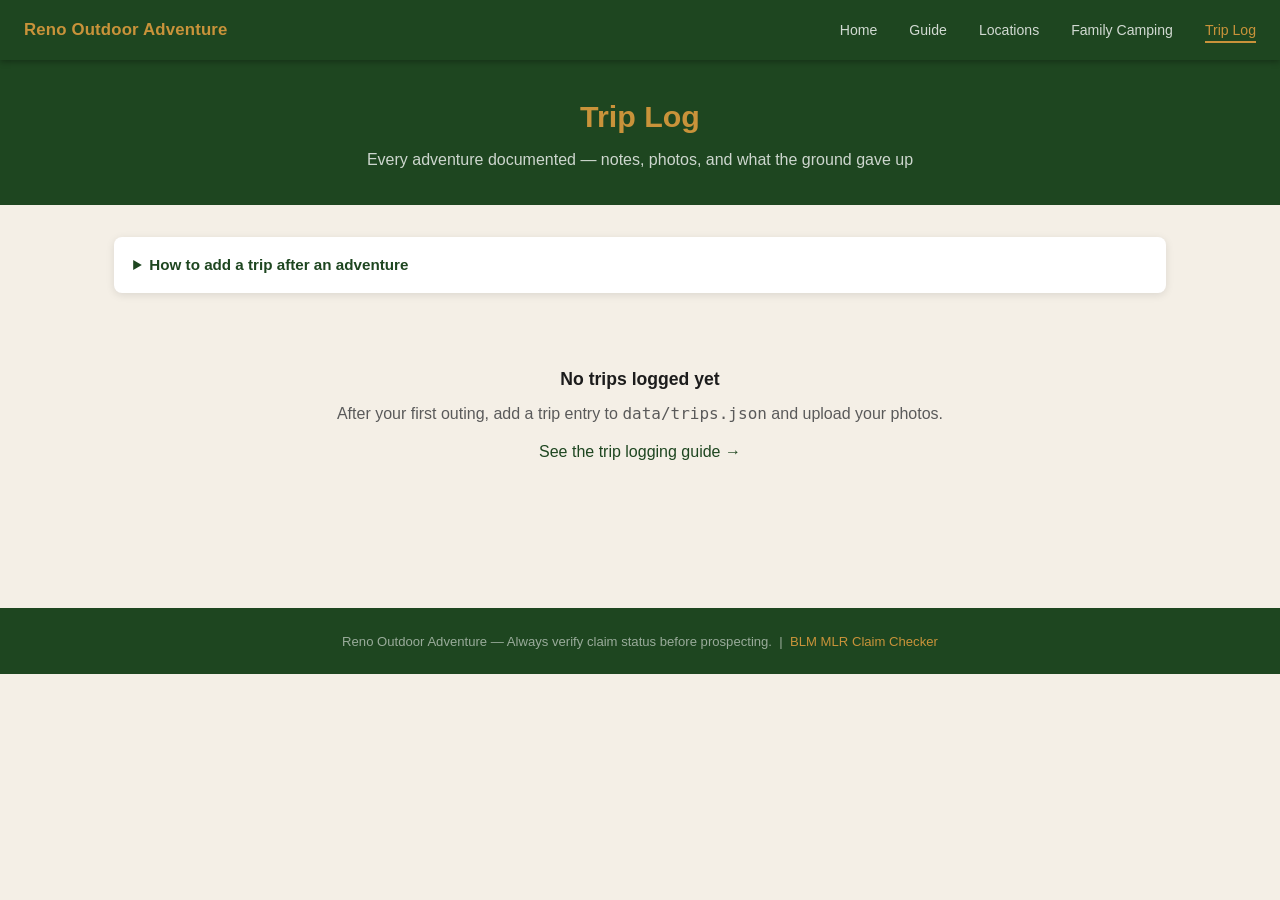
<file: trips.html>
<!DOCTYPE html>
<html lang="en">
<head>
  <meta charset="UTF-8">
  <meta name="viewport" content="width=device-width, initial-scale=1.0">
  <title>Trip Log — Reno Outdoor Adventure</title>
  <link rel="stylesheet" href="assets/css/style.css">
</head>
<body data-page="trips">

  <nav>
    <div class="nav-brand">Reno Outdoor Adventure</div>
    <ul class="nav-links">
      <li><a href="index.html">Home</a></li>
      <li><a href="guide.html">Guide</a></li>
      <li><a href="locations.html">Locations</a></li>
      <li><a href="camping.html">Family Camping</a></li>
      <li><a href="trips.html">Trip Log</a></li>
    </ul>
  </nav>

  <div class="hero" style="padding:2rem 1.5rem">
    <h1>Trip Log</h1>
    <p>Every adventure documented &mdash; notes, photos, and what the ground gave up</p>
  </div>

  <main>

    <details style="background:var(--card);border-radius:8px;box-shadow:var(--shadow);padding:1rem 1.2rem;margin-bottom:1.5rem">
      <summary style="cursor:pointer;font-weight:600;color:var(--forest);font-size:0.95rem">
        How to add a trip after an adventure
      </summary>
      <div style="margin-top:1rem;font-size:0.88rem;line-height:1.7">
        <ol style="margin-left:1.2rem">
          <li>Create a folder: <code>photos/YYYY-MM-DD-location-name/</code></li>
          <li>Drop your photos into that folder</li>
          <li>Open <code>data/trips.json</code> and add a new entry to the <code>trips</code> array</li>
          <li>Run: <code>git add data/trips.json photos/YYYY-MM-DD-location-name/ &amp;&amp; git commit -m "Trip: Location, date" &amp;&amp; git push</code></li>
          <li>The site updates within 60 seconds</li>
        </ol>
        <p style="margin-top:0.75rem">
          See <a href="guide.html#adding-trips">the full guide</a> for the complete JSON template.
        </p>
      </div>
    </details>

    <div class="cards-grid" id="trips-grid">
      <div class="empty-state" style="grid-column:1/-1">Loading trips...</div>
    </div>

  </main>

  <footer>
    <p>
      Reno Outdoor Adventure &mdash; Always verify claim status before prospecting.
      &nbsp;|&nbsp; <a href="https://mlrs.blm.gov" target="_blank" rel="noopener">BLM MLR Claim Checker</a>
    </p>
  </footer>

  <script src="assets/js/app.js"></script>
</body>
</html>
</file>
<file: assets/css/style.css>
/* ── Design Tokens ────────────────────────────────────────────── */
:root {
  --bg: #f4efe6;
  --forest: #1e4620;
  --forest-light: #2d6530;
  --gold: #c9933a;
  --gold-dark: #a07428;
  --text: #1c1c1c;
  --text-muted: #5a5a5a;
  --border: #d8cfc4;
  --card: #ffffff;
  --radius: 8px;
  --shadow: 0 2px 8px rgba(0,0,0,0.10);
  --shadow-hover: 0 4px 16px rgba(0,0,0,0.16);
}

/* ── Reset ────────────────────────────────────────────────────── */
*, *::before, *::after { box-sizing: border-box; margin: 0; padding: 0; }
html { scroll-behavior: smooth; }
body {
  font-family: -apple-system, BlinkMacSystemFont, 'Segoe UI', Roboto, Helvetica, sans-serif;
  background: var(--bg);
  color: var(--text);
  line-height: 1.6;
  font-size: 16px;
}
a { color: var(--forest); text-decoration: none; }
a:hover { color: var(--gold-dark); }
img { max-width: 100%; height: auto; display: block; }
p { margin-bottom: 0.75rem; }
p:last-child { margin-bottom: 0; }

/* ── Navigation ───────────────────────────────────────────────── */
nav {
  background: var(--forest);
  padding: 0 1.5rem;
  display: flex;
  align-items: center;
  justify-content: space-between;
  height: 60px;
  position: sticky;
  top: 0;
  z-index: 1000;
  box-shadow: 0 2px 6px rgba(0,0,0,0.30);
}
.nav-brand {
  color: var(--gold);
  font-weight: 700;
  font-size: 1.05rem;
  letter-spacing: 0.01em;
}
.nav-links {
  list-style: none;
  display: flex;
  gap: 2rem;
}
.nav-links a {
  color: rgba(255,255,255,0.80);
  font-size: 0.88rem;
  font-weight: 500;
  padding: 0.2rem 0;
  border-bottom: 2px solid transparent;
  transition: color 0.15s, border-color 0.15s;
}
.nav-links a:hover,
.nav-links a.active {
  color: var(--gold);
  border-bottom-color: var(--gold);
}

/* ── Hero ─────────────────────────────────────────────────────── */
.hero {
  background: var(--forest);
  color: white;
  padding: 2.5rem 1.5rem;
  text-align: center;
}
.hero h1 { font-size: 1.9rem; color: var(--gold); margin-bottom: 0.4rem; }
.hero p { color: rgba(255,255,255,0.78); font-size: 1rem; }

/* ── Main Layout ──────────────────────────────────────────────── */
main { max-width: 1100px; margin: 0 auto; padding: 2rem 1.5rem 3rem; }

.section-header { margin-bottom: 1.25rem; }
.section-header h2 {
  font-size: 1.3rem;
  color: var(--forest);
  border-left: 4px solid var(--gold);
  padding-left: 0.7rem;
}

/* ── Stats Bar ────────────────────────────────────────────────── */
.stats-bar {
  display: grid;
  grid-template-columns: repeat(3, 1fr);
  gap: 1rem;
  margin: 1.5rem 0;
}
.stat-card {
  background: var(--card);
  border-radius: var(--radius);
  padding: 1.2rem 1rem;
  text-align: center;
  box-shadow: var(--shadow);
  border-top: 3px solid var(--gold);
  display: flex;
  flex-direction: column;
  align-items: center;
  gap: 0.2rem;
}
.stat-value { font-size: 2rem; font-weight: 700; color: var(--forest); }
.stat-label { font-size: 0.75rem; color: var(--text-muted); text-transform: uppercase; letter-spacing: 0.05em; }

/* ── Map ──────────────────────────────────────────────────────── */
.map-container {
  background: var(--card);
  border-radius: var(--radius);
  box-shadow: var(--shadow);
  overflow: hidden;
  margin: 0 0 1.5rem;
  border: 2px solid var(--gold);
}
#main-map, #locations-map, #camping-map, #trip-map { width: 100%; }
#main-map { height: 440px; }
#locations-map { height: 380px; }
#camping-map { height: 380px; }
#trip-map { height: 260px; }

.reno-dot {
  background: var(--forest);
  color: white;
  font-size: 10px;
  font-weight: 700;
  padding: 2px 6px;
  border-radius: 4px;
  white-space: nowrap;
  box-shadow: 0 1px 4px rgba(0,0,0,0.3);
}

.map-legend {
  background: white;
  padding: 8px 12px;
  border-radius: 6px;
  font-size: 12px;
  line-height: 1.8;
  box-shadow: 0 1px 5px rgba(0,0,0,0.2);
}
.map-legend .legend-item { display: flex; align-items: center; gap: 6px; }
.legend-dot { width: 12px; height: 12px; border-radius: 50%; border: 2px solid white; box-shadow: 0 1px 3px rgba(0,0,0,0.3); flex-shrink: 0; }

/* ── Cards Grid ───────────────────────────────────────────────── */
.cards-grid {
  display: grid;
  grid-template-columns: repeat(auto-fill, minmax(290px, 1fr));
  gap: 1.25rem;
}
.card {
  background: var(--card);
  border-radius: var(--radius);
  box-shadow: var(--shadow);
  overflow: hidden;
  transition: transform 0.18s, box-shadow 0.18s;
}
.card:hover { transform: translateY(-3px); box-shadow: var(--shadow-hover); }
.card-img {
  height: 175px;
  object-fit: cover;
  width: 100%;
}
.card-img-placeholder {
  height: 175px;
  background: linear-gradient(135deg, #c8baa8 0%, #9d8874 100%);
  display: flex;
  align-items: center;
  justify-content: center;
  color: rgba(255,255,255,0.6);
  font-size: 0.85rem;
  letter-spacing: 0.05em;
}
.card-body { padding: 1.1rem 1.2rem; }
.card-title { font-size: 1rem; font-weight: 600; color: var(--forest); margin-bottom: 0.45rem; }
.card-meta {
  font-size: 0.8rem;
  color: var(--text-muted);
  margin-bottom: 0.65rem;
  display: flex;
  gap: 0.75rem;
  flex-wrap: wrap;
}
.card-notes { font-size: 0.88rem; line-height: 1.55; color: var(--text); }
.card-tags { margin-top: 0.75rem; display: flex; flex-wrap: wrap; gap: 0.35rem; }
.card-footer {
  padding: 0.65rem 1.2rem;
  background: #f8f5f0;
  border-top: 1px solid var(--border);
  font-size: 0.78rem;
  color: var(--text-muted);
}

/* ── Badges & Tags ────────────────────────────────────────────── */
.badge {
  display: inline-block;
  padding: 0.15rem 0.5rem;
  border-radius: 4px;
  font-size: 0.72rem;
  font-weight: 600;
  text-transform: uppercase;
  letter-spacing: 0.03em;
}
.badge-easy    { background: #d4edda; color: #155724; }
.badge-moderate { background: #fff3cd; color: #7a5a00; }
.badge-hard    { background: #f8d7da; color: #721c24; }
.badge-full    { background: #d4edda; color: #155724; }
.badge-partial { background: #fff3cd; color: #7a5a00; }
.badge-none    { background: #f8d7da; color: #721c24; }

.tag {
  background: #e8f0e8;
  color: var(--forest);
  font-size: 0.72rem;
  padding: 0.18rem 0.45rem;
  border-radius: 4px;
  font-weight: 500;
}
.tag.gold { background: #fdf0d8; color: var(--gold-dark); }

/* ── Stars ────────────────────────────────────────────────────── */
.stars { color: var(--gold); font-size: 0.9rem; }

/* ── Empty State ──────────────────────────────────────────────── */
.empty-state {
  text-align: center;
  padding: 3rem 2rem;
  color: var(--text-muted);
}
.empty-state h3 { margin-bottom: 0.5rem; color: var(--text); font-size: 1.1rem; }

/* ── Filter Bar ───────────────────────────────────────────────── */
.filter-bar {
  background: var(--card);
  border-radius: var(--radius);
  padding: 0.9rem 1.2rem;
  box-shadow: var(--shadow);
  margin-bottom: 1.25rem;
  display: flex;
  gap: 1.25rem;
  flex-wrap: wrap;
  align-items: center;
}
.filter-group { display: flex; align-items: center; gap: 0.5rem; }
.filter-group label { font-size: 0.82rem; color: var(--text-muted); white-space: nowrap; }
.filter-group select {
  border: 1px solid var(--border);
  border-radius: 4px;
  padding: 0.35rem 0.65rem;
  font-size: 0.85rem;
  color: var(--text);
  background: white;
  cursor: pointer;
}

/* ── Guide Layout ─────────────────────────────────────────────── */
.guide-layout {
  display: grid;
  grid-template-columns: 210px 1fr;
  gap: 2rem;
  align-items: start;
}
.guide-sidebar {
  position: sticky;
  top: 76px;
}
.guide-sidebar ul {
  list-style: none;
  background: var(--card);
  border-radius: var(--radius);
  padding: 0.75rem;
  box-shadow: var(--shadow);
}
.guide-sidebar li a {
  display: block;
  padding: 0.38rem 0.6rem;
  color: var(--text-muted);
  font-size: 0.84rem;
  border-radius: 4px;
  transition: background 0.12s, color 0.12s;
}
.guide-sidebar li a:hover { background: #e8f0e8; color: var(--forest); }
.guide-sidebar li + li { margin-top: 0.15rem; }
.guide-sidebar .sidebar-title {
  font-size: 0.7rem;
  font-weight: 700;
  color: var(--text-muted);
  text-transform: uppercase;
  letter-spacing: 0.07em;
  padding: 0.4rem 0.6rem 0.2rem;
}

.guide-section {
  margin-bottom: 3rem;
  scroll-margin-top: 76px;
}
.guide-section h2 {
  font-size: 1.35rem;
  color: var(--forest);
  border-bottom: 2px solid var(--gold);
  padding-bottom: 0.4rem;
  margin-bottom: 1rem;
}
.guide-section h3 {
  font-size: 1.05rem;
  color: var(--forest);
  margin: 1.4rem 0 0.5rem;
}
.guide-section ul, .guide-section ol {
  margin: 0.4rem 0 1rem 1.5rem;
}
.guide-section li { margin-bottom: 0.35rem; line-height: 1.55; }

/* ── Callout Boxes ────────────────────────────────────────────── */
.callout {
  padding: 1rem 1.2rem;
  border-radius: 0 var(--radius) var(--radius) 0;
  margin: 1rem 0 1.2rem;
  font-size: 0.92rem;
}
.callout-gold { background: #fdf7ec; border-left: 4px solid var(--gold); }
.callout-green { background: #edf5ec; border-left: 4px solid var(--forest-light); }
.callout-warn  { background: #fff8e1; border-left: 4px solid #f5a623; }
.callout-danger { background: #fdf0f0; border-left: 4px solid #c0392b; }
.callout strong { display: block; margin-bottom: 0.3rem; }

/* ── Gear Table ───────────────────────────────────────────────── */
.gear-table {
  width: 100%;
  border-collapse: collapse;
  font-size: 0.88rem;
  margin: 1rem 0 1.5rem;
  box-shadow: var(--shadow);
  border-radius: var(--radius);
  overflow: hidden;
}
.gear-table th {
  background: var(--forest);
  color: white;
  padding: 0.6rem 0.85rem;
  text-align: left;
  font-weight: 600;
  font-size: 0.8rem;
  text-transform: uppercase;
  letter-spacing: 0.04em;
}
.gear-table td { padding: 0.6rem 0.85rem; border-bottom: 1px solid var(--border); background: var(--card); }
.gear-table tr:nth-child(even) td { background: #f9f7f4; }
.gear-table tr:last-child td { border-bottom: none; }
.gear-table .price { color: var(--gold-dark); font-weight: 600; }

/* ── Checklist ────────────────────────────────────────────────── */
.checklist { list-style: none; }
.checklist li {
  padding: 0.3rem 0.1rem;
  display: flex;
  align-items: flex-start;
  gap: 0.55rem;
  font-size: 0.9rem;
  border-bottom: 1px solid var(--border);
}
.checklist li:last-child { border-bottom: none; }
.checklist input[type="checkbox"] {
  accent-color: var(--forest);
  width: 16px;
  height: 16px;
  margin-top: 0.15rem;
  flex-shrink: 0;
  cursor: pointer;
}

/* ── Code Block ───────────────────────────────────────────────── */
.code-block {
  background: #1e2a1e;
  color: #a8d8a8;
  padding: 1rem 1.25rem;
  border-radius: var(--radius);
  font-family: 'Courier New', Courier, monospace;
  font-size: 0.82rem;
  line-height: 1.6;
  overflow-x: auto;
  margin: 0.75rem 0 1.2rem;
  white-space: pre;
}

/* ── Trip Detail ──────────────────────────────────────────────── */
.trip-detail-header {
  background: var(--card);
  border-radius: var(--radius);
  padding: 1.5rem;
  box-shadow: var(--shadow);
  margin-bottom: 1.5rem;
  border-top: 4px solid var(--gold);
}
.trip-detail-stats {
  display: flex;
  gap: 2rem;
  margin-top: 1rem;
  flex-wrap: wrap;
}
.trip-stat { text-align: center; min-width: 60px; }
.trip-stat .value { display: block; font-size: 1.5rem; font-weight: 700; color: var(--forest); }
.trip-stat .label { font-size: 0.72rem; color: var(--text-muted); text-transform: uppercase; letter-spacing: 0.04em; }

.photo-gallery {
  display: grid;
  grid-template-columns: repeat(auto-fill, minmax(180px, 1fr));
  gap: 0.75rem;
  margin: 0.75rem 0 1.5rem;
}
.photo-gallery img {
  border-radius: var(--radius);
  cursor: zoom-in;
  aspect-ratio: 4/3;
  object-fit: cover;
  width: 100%;
  transition: opacity 0.15s;
}
.photo-gallery img:hover { opacity: 0.9; }

/* ── Lightbox ─────────────────────────────────────────────────── */
.lightbox {
  position: fixed;
  inset: 0;
  background: rgba(0,0,0,0.88);
  z-index: 9999;
  display: flex;
  align-items: center;
  justify-content: center;
  cursor: zoom-out;
}
.lightbox img { max-width: 92vw; max-height: 92vh; border-radius: var(--radius); object-fit: contain; }

/* ── Back Link ────────────────────────────────────────────────── */
.back-link {
  display: inline-flex;
  align-items: center;
  gap: 0.3rem;
  color: var(--text-muted);
  font-size: 0.88rem;
  margin-bottom: 1.25rem;
  transition: color 0.15s;
}
.back-link:hover { color: var(--forest); }

/* ── Quick Link Cards ─────────────────────────────────────────── */
.quicklink-grid {
  display: grid;
  grid-template-columns: repeat(auto-fill, minmax(220px, 1fr));
  gap: 1rem;
  margin-top: 0.5rem;
}
.quicklink-card {
  background: var(--card);
  border-radius: var(--radius);
  padding: 1.1rem 1.2rem;
  box-shadow: var(--shadow);
  border-left: 3px solid var(--gold);
  transition: transform 0.15s, box-shadow 0.15s;
}
.quicklink-card:hover { transform: translateY(-2px); box-shadow: var(--shadow-hover); }
.quicklink-card h3 { font-size: 0.95rem; color: var(--forest); margin-bottom: 0.35rem; }
.quicklink-card p { font-size: 0.82rem; color: var(--text-muted); line-height: 1.45; }

/* ── Footer ───────────────────────────────────────────────────── */
footer {
  background: var(--forest);
  color: rgba(255,255,255,0.55);
  text-align: center;
  padding: 1.4rem 1.5rem;
  font-size: 0.82rem;
  margin-top: 3rem;
}
footer a { color: var(--gold); }

/* ── Visited indicator ────────────────────────────────────────── */
.visited-badge {
  display: inline-block;
  background: var(--gold);
  color: white;
  font-size: 0.68rem;
  font-weight: 700;
  padding: 0.15rem 0.45rem;
  border-radius: 3px;
  text-transform: uppercase;
  letter-spacing: 0.05em;
  margin-left: 0.4rem;
  vertical-align: middle;
}

/* ── Responsive ───────────────────────────────────────────────── */
@media (max-width: 768px) {
  nav { padding: 0 1rem; }
  .nav-brand { font-size: 0.9rem; }
  .nav-links { gap: 1.1rem; }
  .nav-links a { font-size: 0.8rem; }
  .hero h1 { font-size: 1.4rem; }
  .stats-bar { grid-template-columns: 1fr 1fr; }
  .stats-bar .stat-card:last-child { grid-column: 1 / -1; }
  .guide-layout { grid-template-columns: 1fr; }
  .guide-sidebar { display: none; }
  #main-map { height: 320px; }
  #locations-map { height: 280px; }
  #camping-map { height: 280px; }
  .trip-detail-stats { gap: 1rem; }
  .photo-gallery { grid-template-columns: repeat(auto-fill, minmax(140px, 1fr)); }
  main { padding: 1.25rem 1rem 2.5rem; }
}

@media print {
  nav, footer, .guide-sidebar { display: none; }
  .guide-layout { grid-template-columns: 1fr; }
  main { max-width: 100%; padding: 0; }
}
</file>
